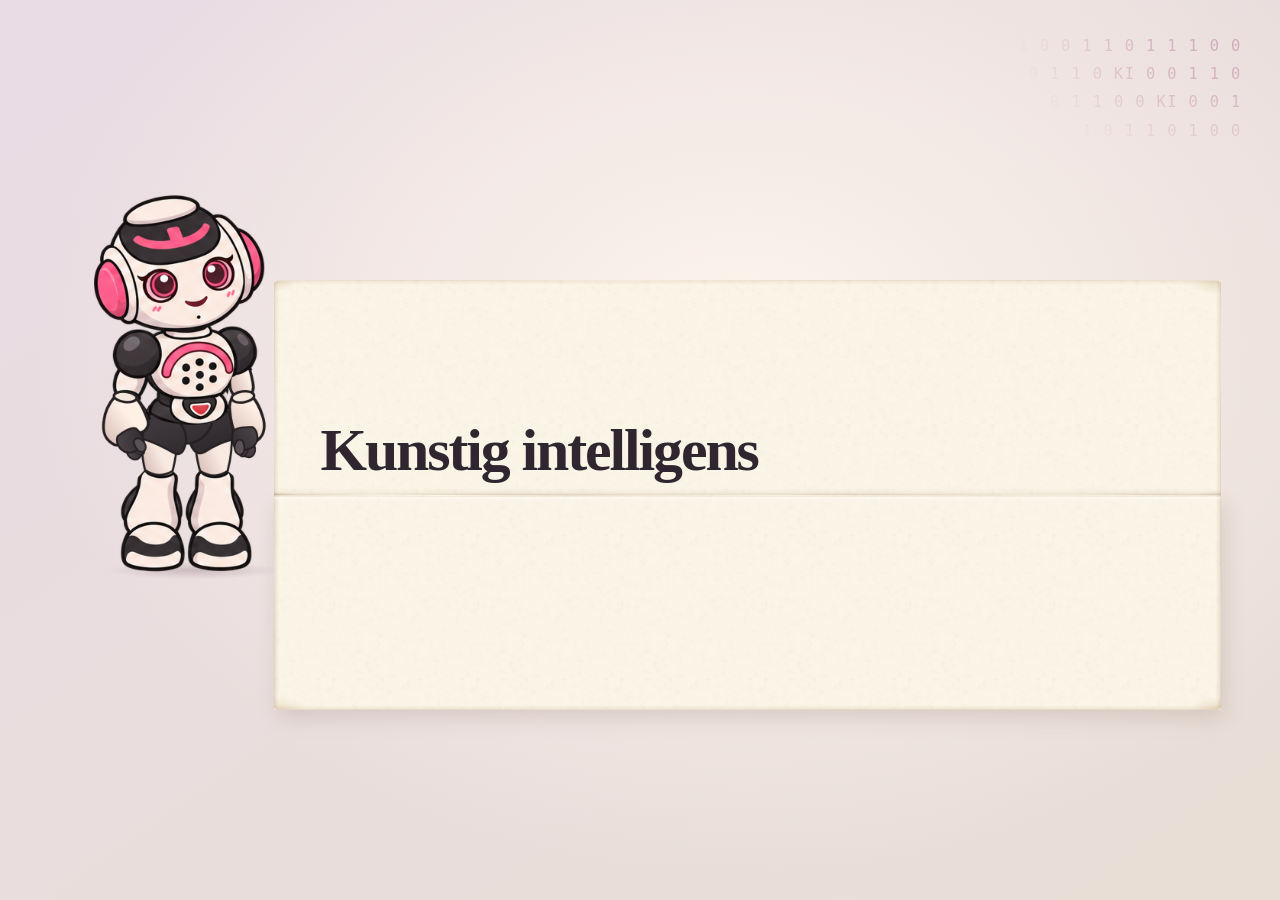
<file: index.html>
<!doctype html>
<html lang="nb">
<head>
  <meta charset="utf-8">
  <meta name="viewport" content="width=device-width, initial-scale=1">
  <meta name="description" content="Prøv en presentasjon der robotavataren bretter ut teksten på et papirark.">
  <title>AI-brief på papir</title>
  <link rel="stylesheet" href="papir.css?v=17">
  <script src="head.js" defer></script>
  <script src="idle.js?v=11" defer></script>
  <script src="spin.js?v=2" defer></script>
  <script src="robot.js?v=8" defer></script>
  <script src="bevegelser.js" defer></script>
  <script src="slides.js?v=7" defer></script>
  <script src="papir.js?v=14" defer></script>
</head>
<body>
  <main id="presentation" tabindex="0" aria-label="KI-brief"
        aria-keyshortcuts="ArrowLeft ArrowRight ArrowUp ArrowDown PageUp PageDown Enter Space"
        aria-description="Klikk til venstre for forrige side eller til høyre for neste. Du kan også bruke piltastene eller Page Up og Page Down.">
    <div class="digital-pattern" aria-hidden="true">
      <span>1 0 0 1 1 0 1 1 1 0 0</span>
      <span>0 1 1 0 KI 0 0 1 1 0</span>
      <span>1 0 1 1 0 0 KI 0 0 1</span>
      <span>0 KI 1 0 1 1 0 1 0 0</span>
    </div>
    <div class="scene-wrap" id="paper-slide">
      <div class="scene" id="scene" data-paper="open">
        <div class="floor-shadow" aria-hidden="true"></div>
        <canvas class="rear-grip" id="rear-grip" width="1086" height="1448" aria-hidden="true"></canvas>
        <article class="sheet" id="letter">
          <div class="paper-flap">
            <div class="paper-front">
              <h2 id="page-title"></h2>
            </div>
          </div>
          <div class="paper-bottom">
            <div class="page-copy" id="page-copy"></div>
          </div>
        </article>
        <div class="robot avatar-view">
          <canvas id="avatar" width="1086" height="1448" role="img" aria-label="Animert Flagrebot"></canvas>
          <canvas id="idle-eyes" width="1086" height="1448" aria-hidden="true" hidden></canvas>
        </div>
      </div>
    </div>
    <section class="closing-slide" id="closing-slide" aria-labelledby="closing-title" hidden>
      <h2 id="closing-title"></h2>
      <div class="closing-layout">
        <div class="closing-pair">
          <div class="closing-photo">
            <img src="flagrebot-original.jpg" width="768" height="1024" alt="Den ekte Flagrebot, en hvit robot med rosa detaljer">
          </div>
          <div class="closing-avatar" id="closing-avatar"></div>
        </div>
        <div class="closing-metrics" id="closing-metrics"></div>
      </div>
      <a class="motion-link" href="animasjoner.html">Se animasjonene før og etter <span aria-hidden="true">→</span></a>
    </section>
    <p class="visually-hidden" id="status" role="status"></p>
    <noscript><p>Slå på JavaScript for å prøve papirvisningen.</p></noscript>
  </main>
</body>
</html>
</file>
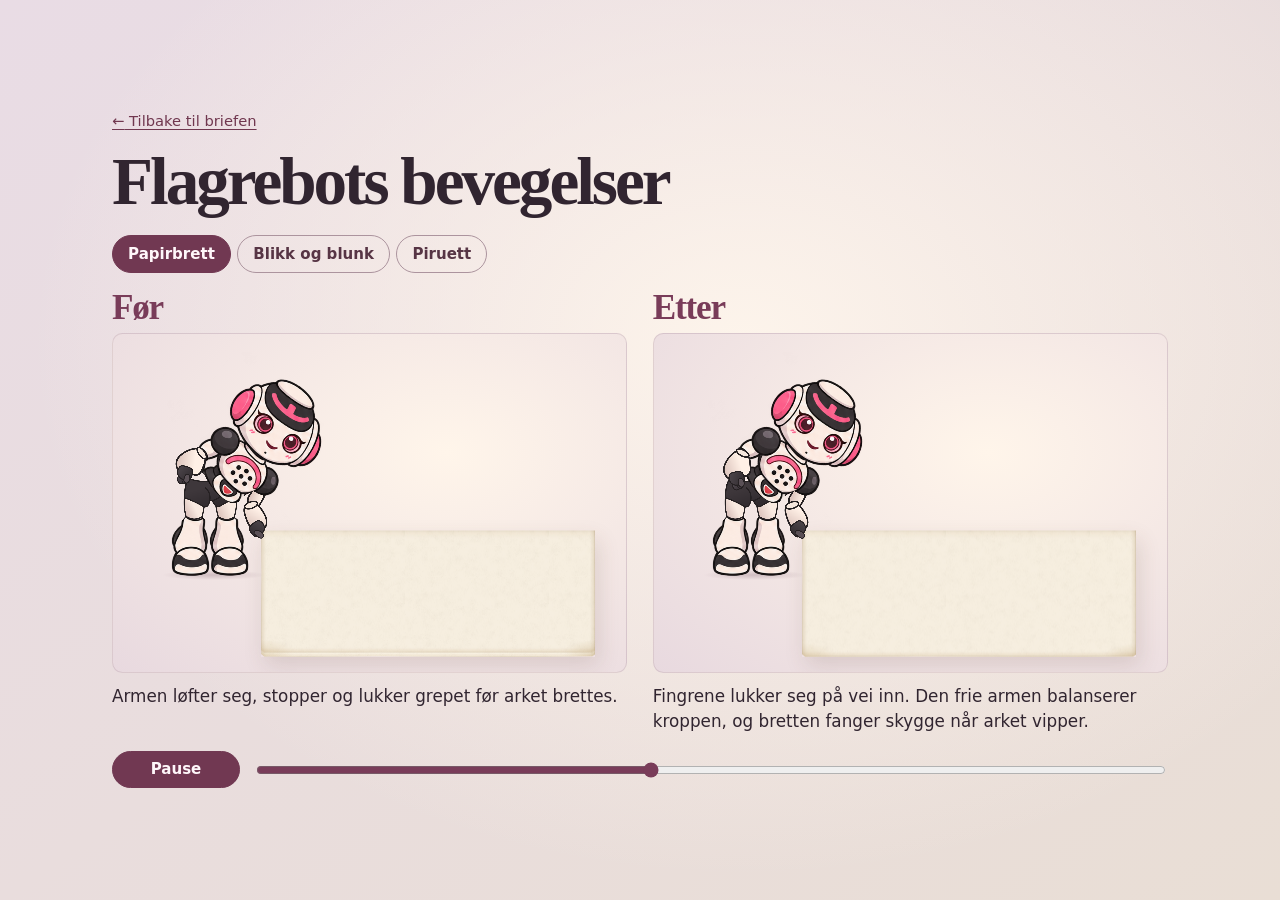
<file: animasjoner.html>
<!doctype html>
<html lang="nb">
<head>
  <meta charset="utf-8">
  <meta name="viewport" content="width=device-width, initial-scale=1">
  <title>Flagrebots bevegelser · KI-briefen</title>
  <link rel="stylesheet" href="papir.css?v=17">
  <link rel="stylesheet" href="animasjoner.css">
  <script src="head.js" defer></script>
  <script src="idle.js?v=11" defer></script>
  <script src="spin.js?v=2" defer></script>
  <script src="robot.js?v=8" defer></script>
  <script src="bevegelser.js" defer></script>
  <script src="animasjoner.js" defer></script>
</head>
<body>
  <main class="comparison">
    <a class="back" href="./#avslutning"><span aria-hidden="true">←</span> Tilbake til briefen</a>
    <h1>Flagrebots bevegelser</h1>
    <div class="choices" role="group" aria-label="Velg bevegelse">
      <button type="button" value="fold" aria-pressed="true">Papirbrett</button>
      <button type="button" value="look" aria-pressed="false">Blikk og blunk</button>
      <button type="button" value="spin" aria-pressed="false">Piruett</button>
    </div>
    <div class="studies">
      <figure><h2>Før</h2><div class="stage"></div><figcaption></figcaption></figure>
      <figure><h2>Etter</h2><div class="stage"></div><figcaption></figcaption></figure>
    </div>
    <div class="transport">
      <button type="button" id="play" disabled>Spill av</button>
      <input type="range" id="timeline" aria-label="Tid i bevegelsen" min="0" max="3325" value="0" step="1" disabled>
    </div>
    <p role="status" id="comparison-status">Laster animasjonene …</p>
    <template id="study-scene">
      <div class="scene" aria-hidden="true">
        <div class="floor-shadow"></div>
        <canvas class="rear-grip" width="1086" height="1448"></canvas>
        <div class="sheet">
          <div class="paper-flap"><div class="paper-front"><b></b></div></div>
          <div class="paper-bottom"></div>
        </div>
        <div class="robot avatar-view">
          <canvas width="1086" height="1448"></canvas>
          <canvas width="1086" height="1448" hidden></canvas>
        </div>
      </div>
    </template>
  </main>
</body>
</html>
</file>
<file: papir.css>
:root {
  color-scheme: light;
  font-family: ui-sans-serif, system-ui, sans-serif;
  color: #312530;
  background:
    radial-gradient(ellipse at 58% 38%, #fdf4eb, transparent 68%),
    linear-gradient(145deg, #e9dce5, #e9ded5);
}

* { box-sizing: border-box; }
body { margin: 0; }
main {
  position: relative;
  isolation: isolate;
  display: grid;
  place-items: center;
  min-height: 100vh;
  min-height: 100dvh;
  cursor: pointer;
}

main:focus-visible {
  outline: 2px solid #a63156;
  outline-offset: -2px;
}

.digital-pattern {
  position: absolute;
  z-index: -1;
  inset-block-start: clamp(.85rem, 3.5vh, 2.5rem);
  inset-inline-end: clamp(.85rem, 3vw, 3.25rem);
  color: #a8567d;
  opacity: .38;
  font-family: "IBM Plex Mono", ui-monospace, monospace;
  font-size: clamp(.65rem, 1.2vw, 1rem);
  line-height: 1.85;
  letter-spacing: .09em;
  text-align: end;
  white-space: nowrap;
  mask-image: radial-gradient(ellipse 105% 130% at 100% 0%, #000 8%, #000c 43%, transparent 100%);
  pointer-events: none;
  user-select: none;
}

.digital-pattern span { display: block; }

.scene-wrap { width: min(100%, 78rem); container-type: inline-size; }
.scene {
  --top-inset: clamp(.65rem, min(4cqw, 5dvh), 2.5rem);
  --edge: clamp(.6rem, min(4.5cqw, 6dvh), 2.7rem);
  --robot-height: clamp(5.75rem, min(36cqw, calc((100dvh - var(--top-inset) - var(--edge)) / 1.3624)), 24rem);
  --sheet-height: calc(var(--robot-height) * 1.12);
  --sheet-left: calc(clamp(.45rem, 5cqw, 3.1rem) + var(--robot-height) * .543);
  --sheet-top: calc(var(--top-inset) + var(--robot-height) * .2424);
  --robot-left: calc(var(--sheet-left) - var(--robot-height) * (678 / 1448));
  --robot-top: calc(var(--sheet-top) - var(--robot-height) * (336 / 1448));
  --fold-angle: 0deg;
  position: relative;
  height: calc(var(--sheet-top) + var(--sheet-height) + var(--edge));
  isolation: isolate;
}

.floor-shadow {
  position: absolute;
  left: calc(var(--robot-left) + var(--robot-height) * .035);
  top: calc(var(--robot-top) + var(--robot-height) * .966);
  width: calc(var(--robot-height) * .45);
  height: calc(var(--robot-height) * .045);
  background: radial-gradient(ellipse, #70506042 0%, #70506000 72%);
}

.robot, .rear-grip {
  position: absolute;
  top: var(--robot-top);
  left: var(--robot-left);
  height: var(--robot-height);
  width: calc(var(--robot-height) * .75);
  pointer-events: none;
}

.robot { z-index: 3; }
.rear-grip { z-index: 1; }

.robot canvas {
  position: absolute;
  inset: 0;
  width: 100%;
  height: 100%;
}

.avatar-view.looking > canvas:first-child { opacity: 0; }

.sheet {
  --letter-inset: clamp(.55rem, 4.5cqw, 2.9rem);
  --crease-inset: clamp(.32rem, 1.15cqw, .85rem);
  --paper-color: #fbf5e8;
  --wear-left: linear-gradient(90deg, #91744c4a, #b39a7031 1.5px, transparent 5px);
  --wear-right: linear-gradient(270deg, #91744c55, #b39a7030 1.5px, transparent 5px);
  --wear-top:
    radial-gradient(ellipse 25px 12px at 0 0, #b6965d45, transparent),
    radial-gradient(ellipse 38px 15px at 100% 0, #ae8e5640, transparent),
    linear-gradient(#92744d40, #c1a17023 1.5px, transparent 5px);
  --wear-bottom:
    radial-gradient(ellipse 34px 14px at 0 100%, #b6965d3e, transparent),
    radial-gradient(ellipse 32px 13px at 100% 100%, #ae8e5645, transparent),
    linear-gradient(0deg, #92744d43, #c1a17028 1.5px, transparent 5px);
  --upper-outline: polygon(
    0 3px, 3px .6px, 13% 0, 35% .7px, 56% .2px, 83% 0,
    calc(100% - 3px) .7px, 100% 3px, calc(100% - .5px) 36%, 100% 68%,
    100% 100%, 0 100%, .5px 65%, 0 37%
  );
  --lower-outline: polygon(
    0 0, 100% 0, 100% 32%, calc(100% - .5px) 64%, 100% calc(100% - 3px),
    calc(100% - 3px) calc(100% - .7px), 83% 100%, 56% calc(100% - .2px),
    35% calc(100% - .7px), 13% 100%, 3px calc(100% - .6px), 0 calc(100% - 3px),
    0 63%, .5px 35%
  );
  --crease-wear: linear-gradient(90deg, #000b 0%, #0008 11%, #000d 23%, #0009 40%, #000c 61%, #0007 78%, #000c 92%, #0009);
  position: absolute;
  z-index: 2;
  top: var(--sheet-top);
  left: var(--sheet-left);
  right: var(--edge);
  height: var(--sheet-height);
}

.paper-bottom, .paper-front, .paper-flap::after {
  position: absolute;
  inset: 0;
}

.paper-bottom, .paper-front {
  isolation: isolate;
}

.paper-bottom::before, .paper-front::before, .paper-flap::after {
  content: "";
  position: absolute;
  inset: 0;
  pointer-events: none;
  clip-path: var(--paper-outline);
  background:
    var(--end-wear),
    var(--wear-left),
    var(--wear-right),
    url("paper-grain.png") var(--grain-position, 0 0) / 144px 144px,
    var(--paper-color);
}

.paper-bottom::before, .paper-front::before,
.paper-bottom::after, .paper-front::after {
  z-index: -1;
}

.paper-bottom::after, .paper-front::after {
  content: "";
  position: absolute;
  inset-inline: 0;
  height: 8px;
  pointer-events: none;
  mask-image: var(--crease-wear);
}

.paper-bottom {
  --paper-outline: var(--lower-outline);
  --end-wear: var(--wear-bottom);
  --grain-position: 61px 39px;
  top: 50%;
  padding: var(--crease-inset) var(--letter-inset);
  box-shadow: .28rem .55rem 1.3rem #5a403427;
}

.paper-bottom::after {
  top: 0;
  background: linear-gradient(#9b7b4c48, #ad8e5a35 1px, #fffdf7ba 2.5px, #fffdf74d 4.5px, transparent);
  clip-path: polygon(0 0, 18% .8px, 32% 0, 54% .6px, 75% 0, 89% .7px, 100% 0, 100% 100%, 0 100%);
}

.paper-flap {
  position: absolute;
  inset: 0 0 50%;
  z-index: 1;
  transform-origin: center bottom;
  transform: rotateX(var(--fold-angle));
  transform-style: preserve-3d;
}

.paper-front {
  --paper-outline: var(--upper-outline);
  --end-wear: var(--wear-top);
  display: flex;
  flex-direction: column;
  justify-content: flex-end;
  padding: var(--crease-inset) var(--letter-inset);
}

.paper-front::after {
  bottom: 0;
  background:
    radial-gradient(ellipse 23px 3px at 0 100%, #88674352, transparent),
    radial-gradient(ellipse 28px 4px at 100% 100%, #8867434a, transparent),
    linear-gradient(0deg, #92734d63, #a387593e 1px, #bea47620 3px, transparent 7px);
  clip-path: polygon(0 0, 100% 0, 100% 100%, 83% calc(100% - .7px), 62% 100%, 48% calc(100% - .5px), 25% 100%, 11% calc(100% - .6px), 0 100%);
}

.paper-front, .paper-flap::after { backface-visibility: hidden; filter: brightness(var(--fold-light, 1)); }

.paper-flap::after {
  --paper-outline: var(--lower-outline);
  --end-wear: linear-gradient(#a087602e, #bd9c6b17 2px, transparent 8px), var(--wear-bottom);
  --paper-color: #f6eedf;
  transform: rotateX(180deg);
}

h2 {
  margin: 0;
  flex: none;
  overflow-wrap: anywhere;
  font-family: ui-serif, Georgia, serif;
  font-size: clamp(1.12rem, min(5.5cqw, calc(var(--robot-height) * .18)), 3.74rem);
  font-weight: 600;
  line-height: 1.04;
  letter-spacing: -.035em;
}
.page-copy {
  max-width: 55ch;
  overflow-wrap: anywhere;
  font-size: clamp(.8rem, min(2.6cqw, calc(var(--robot-height) * .095)), 1.52rem);
  line-height: 1.35;
}

.page-copy > * { margin: 0; }
.page-copy > * + * { margin-block-start: .4em; }
.page-copy > p:only-child { max-width: 35ch; }
.page-copy.use-paper-width,
.page-copy.use-paper-width > p:only-child { max-width: none; }
.page-copy:has(> ul, > :nth-child(2)) {
  font-size: clamp(.8rem, min(2.6cqw, calc(var(--robot-height) * .06)), 1.52rem);
}
.page-copy ul { padding-inline-start: 1.35em; }
.page-copy li + li { margin-block-start: .1em; }

.page-copy:has(> .slide-boxes) { max-width: none; }

.slide-boxes {
  display: flex;
  gap: .55em;
}

.slide-box {
  display: grid;
  place-items: center;
  flex: 1;
  min-width: 0;
  padding: .65em .55em;
  border: 1px solid #cbb9ae;
  border-radius: .18em;
  background: #eee0d8;
  text-align: center;
  font-weight: 650;
  line-height: 1.2;
}

.slide-box-separator {
  align-self: center;
  color: #644b54;
}

.closing-slide {
  --portrait-height: min(58dvh, 35vw, 27rem);
  --closing-accent: #813b5a;
  width: min(calc(100% - 2rem), 76rem);
  margin-block: clamp(1rem, 4dvh, 3rem);
  animation: closing-appear .28s ease-out;
}

.closing-slide h2 {
  margin-block-end: clamp(1rem, 3dvh, 1.8rem);
  color: var(--closing-accent);
  font-size: clamp(1.65rem, 4.6vw, 3.9rem);
  text-align: center;
}

.closing-layout {
  display: grid;
  grid-template-columns: minmax(0, 1fr) auto minmax(0, 1fr);
  grid-template-rows: repeat(2, 1fr);
  align-items: center;
  gap: .9rem clamp(.7rem, 3vw, 3rem);
}

.closing-pair {
  grid-area: 1 / 2 / 3;
  display: flex;
  align-items: end;
  gap: clamp(.75rem, 2vw, 1.7rem);
}

.closing-photo {
  width: calc(var(--portrait-height) * .64);
  height: var(--portrait-height);
  overflow: hidden;
  border-radius: .5rem;
  box-shadow: 0 .6rem 1.6rem #5a40342a;
}

.closing-photo img {
  display: block;
  width: 100%;
  height: 100%;
  object-fit: cover;
  object-position: 45% center;
  transform: scale(1.28);
  transform-origin: 45% center;
}

.closing-avatar {
  position: relative;
  width: calc(var(--portrait-height) * .51);
  height: var(--portrait-height);
  overflow: clip;
  overflow-clip-margin: .65rem;
}

.closing-avatar::before {
  content: "";
  position: absolute;
  inset: 94% 0 0;
  background: radial-gradient(ellipse, #70506038 0%, transparent 72%);
}

.closing-avatar .robot {
  top: 0;
  left: 50%;
  width: auto;
  height: 100%;
  aspect-ratio: 3 / 4;
  transform: translateX(-30%);
}

.closing-metrics { display: contents; }

.closing-metric {
  margin: 0;
  text-align: center;
  font-size: clamp(.76rem, 1.55vw, 1.15rem);
  line-height: 1.25;
}

.closing-metric strong {
  display: block;
  margin-block-end: .2em;
  color: var(--closing-accent);
  font-family: ui-serif, Georgia, serif;
  font-size: clamp(1.18rem, 4vw, 3.65rem);
  line-height: 1;
  white-space: nowrap;
}

.closing-metric:first-child { grid-area: 1 / 1 / 3; }
.closing-metric:nth-child(2) { grid-area: 1 / 3; }
.closing-metric:nth-child(3) { grid-area: 2 / 3; }

.motion-link {
  display: table;
  margin: clamp(1rem, 4dvh, 2.5rem) auto 0;
  padding: .45rem .7rem;
  color: var(--closing-accent);
  font-weight: 600;
  text-underline-offset: .22em;
}

@keyframes closing-appear {
  from { opacity: 0; }
  to { opacity: 1; }
}

@media (max-width: 700px) {
  .closing-slide { --portrait-height: min(49dvh, 70vw, 27rem); }
  .closing-layout {
    grid-template-columns: repeat(3, minmax(0, 1fr));
    grid-template-rows: auto auto;
  }
  .closing-pair { grid-area: 1 / 1 / 2 / -1; justify-self: center; }
  .closing-metric strong { font-size: clamp(.9rem, 4.25vw, 1.9rem); }
  .closing-metric:first-child { grid-area: 2 / 1; }
  .closing-metric:nth-child(2) { grid-area: 2 / 2; }
  .closing-metric:nth-child(3) { grid-area: 2 / 3; }
}

@media (prefers-reduced-motion: reduce) {
  .closing-slide { animation: none; }
}

.visually-hidden {
  position: absolute;
  width: 1px;
  height: 1px;
  margin: -1px;
  padding: 0;
  overflow: hidden;
  clip-path: inset(50%);
  white-space: nowrap;
}

@media (max-width: 460px) {
  .sheet { --letter-inset: .62rem; }
}
</file>
<file: animasjoner.css>
.comparison {
  max-width: 72rem;
  min-height: 100dvh;
  margin-inline: auto;
  padding: clamp(1rem, 4vw, 3rem);
  align-content: center;
  justify-items: stretch;
  gap: 1.1rem;
  cursor: auto;
}
.back {
  justify-self: start;
  color: #70374f;
  font-size: .92rem;
  text-underline-offset: .22em;
}
.comparison h1 {
  margin: 0;
  font: 600 clamp(2rem, 5.4vw, 4.2rem)/1.06 ui-serif, Georgia, serif;
  letter-spacing: -.045em;
}
.choices, .transport { display: flex; align-items: center; gap: .4rem; }
.comparison button {
  line-height: 1.25;
  font-family: inherit;
  font-weight: 600;
  font-size: .94rem;
  background: transparent;
  border: 1px solid #ac949e;
  border-radius: 2rem;
  padding: .57em 1em;
  color: #573545;
  cursor: pointer;
}
.comparison button[aria-pressed="true"], #play { background: #713852; color: #fff7fa; border-color: #713852; }
.comparison :focus-visible { outline: 3px solid #993d63; outline-offset: 3px; }
.studies {
  display: grid;
  grid-template-columns: repeat(2, minmax(0, 1fr));
  gap: clamp(.55rem, 2vw, 1.6rem);
}
.studies figure { margin: 0; min-width: 0; }
.studies h2 { font-size: clamp(1.4rem, 3vw, 2.2rem); margin-bottom: .4rem; color: #793c59; }
.stage {
  container-type: inline-size;
  overflow: hidden;
  border: 1px solid #71515f28;
  border-radius: .65rem;
  background: radial-gradient(ellipse at 65% 35%, #fff5ea, #e8d9df);
}
.stage .scene {
  --robot-height: 64cqw;
  --top-inset: 3cqw;
  --edge: 3cqw;
  --sheet-left: 39cqw;
  --visible-paper-width: 53cqw;
  height: calc(var(--top-inset) + var(--robot-height) * 1.3624 + var(--edge));
}
.stage .sheet { width: var(--visible-paper-width); }
.stage .paper-front b {
  font: 600 4.5cqw/1.1 ui-serif, Georgia, serif;
  letter-spacing: -.02em;
}
.stage .paper-front { padding: 2cqw 3cqw; }
.comparison[data-action="look"] .sheet, .comparison[data-action="spin"] .sheet { display: none; }
.comparison[data-action="look"] .scene, .comparison[data-action="spin"] .scene {
  --robot-left: calc(50% - var(--robot-height) * .225);
  --robot-top: 12cqw;
}
.studies figcaption { margin-top: .65rem; font-size: clamp(.87rem, 1.5vw, 1.05rem); line-height: 1.45; }
.transport { gap: .9rem; }
#play { min-width: 8rem; }
#timeline { width: 100%; min-width: 0; accent-color: #793c59; cursor: pointer; }
#comparison-status { margin: 0; }
#comparison-status:empty { display: none; }
@media (min-width: 701px) {
  .stage .scene {
    --robot-height: min(44cqw, 39dvh);
    --sheet-left: calc(5cqw + var(--robot-height) * .543);
    --visible-paper-width: calc(94cqw - var(--sheet-left));
  }
  .comparison[data-action="look"] .scene, .comparison[data-action="spin"] .scene {
    --robot-top: calc(var(--top-inset) + var(--robot-height) * .18);
  }
}
@media (max-width: 430px) {
  .comparison { padding: .85rem; gap: .9rem; }
  .choices button { font-size: .84rem; padding-inline: .75em; }
}
</file>
